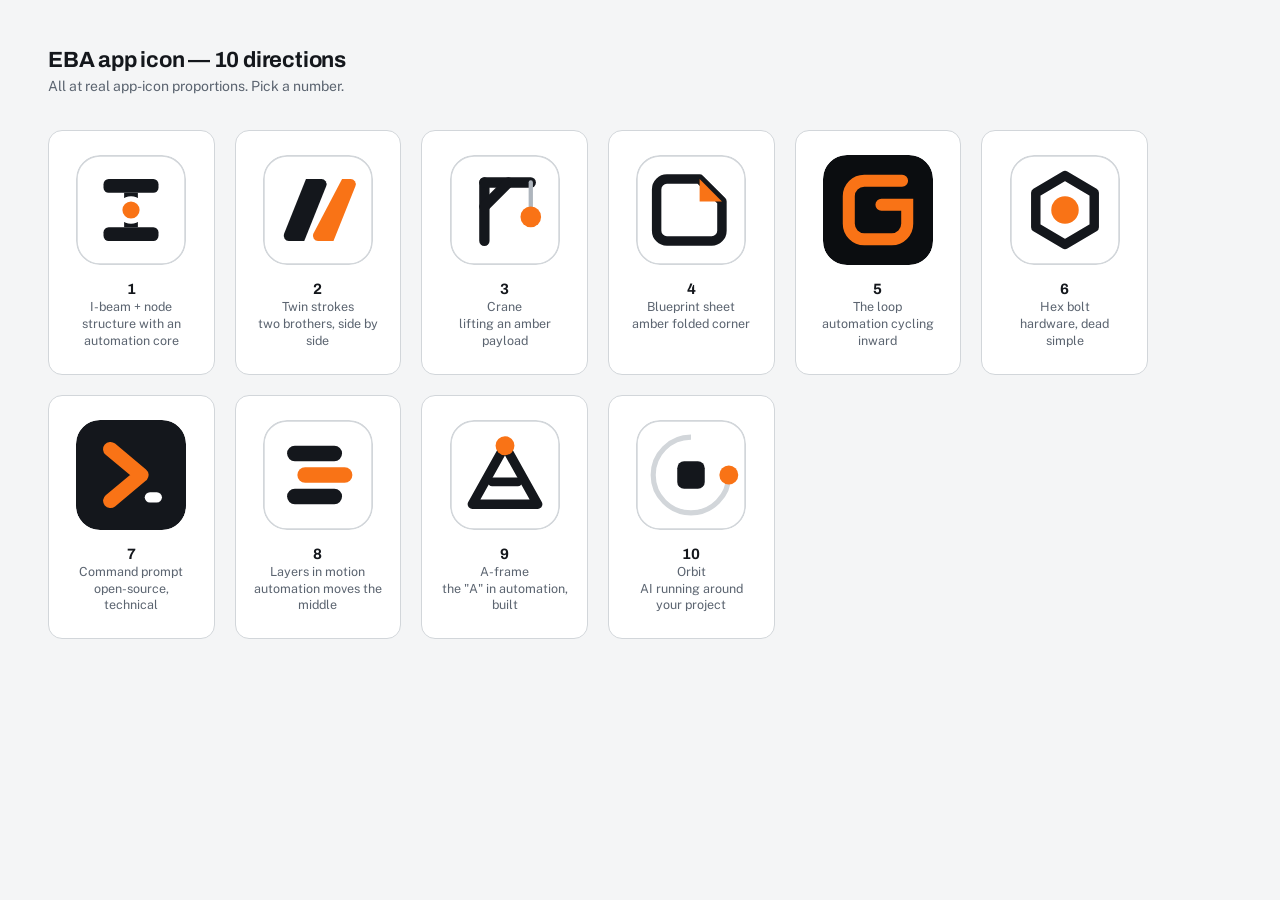
<file: design-system/brand/icon-options.html>
<!DOCTYPE html>
<html>
<head>
<meta charset="utf-8">
<title>EBA — App icon options</title>
<style>
@import url('https://fonts.googleapis.com/css2?family=Archivo:wght@600;700&family=Public+Sans:wght@400;600&display=swap');
*{margin:0;padding:0;box-sizing:border-box}
body{font-family:'Public Sans',sans-serif;background:#F4F5F6;color:#14171C;padding:48px}
h1{font-family:'Archivo';font-size:22px;font-weight:700;letter-spacing:-.01em;margin-bottom:6px}
p.sub{color:#5B6470;font-size:14px;margin-bottom:36px}
.grid{display:grid;grid-template-columns:repeat(auto-fill,minmax(150px,1fr));gap:20px;max-width:1100px}
.opt{background:#fff;border:1px solid #D2D6DA;border-radius:14px;padding:24px 18px;text-align:center}
.tile{width:110px;height:110px;border-radius:24px;display:block;margin:0 auto 16px}
.num{font-family:'Archivo';font-weight:700;font-size:15px}
.name{color:#5B6470;font-size:12.5px;margin-top:2px;line-height:1.35}
</style>
</head>
<body>
<h1>EBA app icon — 10 directions</h1>
<p class="sub">All at real app-icon proportions. Pick a number.</p>
<div class="grid">

<!-- 1. I-beam node -->
<div class="opt">
<svg class="tile" viewBox="0 0 64 64" xmlns="http://www.w3.org/2000/svg"><rect width="64" height="64" rx="14" fill="#FFFFFF"/><rect x="0.5" y="0.5" width="63" height="63" rx="13.5" fill="none" stroke="#D2D6DA"/><rect x="16" y="14" width="32" height="8" rx="3" fill="#14171C"/><rect x="16" y="42" width="32" height="8" rx="3" fill="#14171C"/><rect x="28" y="22" width="8" height="20" fill="#14171C"/><circle cx="32" cy="32" r="6.5" fill="#F97316" stroke="#FFFFFF" stroke-width="3"/></svg>
<div class="num">1</div><div class="name">I-beam + node<br>structure with an automation core</div>
</div>

<!-- 2. Twin bars (brothers) -->
<div class="opt">
<svg class="tile" viewBox="0 0 64 64" xmlns="http://www.w3.org/2000/svg"><rect width="64" height="64" rx="14" fill="#FFFFFF"/><rect x="0.5" y="0.5" width="63" height="63" rx="13.5" fill="none" stroke="#D2D6DA"/><path d="M25 14 h9 a3 3 0 0 1 2.8 4L24 50 h-9 a3 3 0 0 1 -2.8-4 Z" fill="#14171C"/><path d="M46 14 h5 a3 3 0 0 1 2.8 4L41 50 h-9 a3 3 0 0 1 -2.8-4 Z" fill="#F97316"/></svg>
<div class="num">2</div><div class="name">Twin strokes<br>two brothers, side by side</div>
</div>

<!-- 3. Crane line -->
<div class="opt">
<svg class="tile" viewBox="0 0 64 64" xmlns="http://www.w3.org/2000/svg"><rect width="64" height="64" rx="14" fill="#FFFFFF"/><rect x="0.5" y="0.5" width="63" height="63" rx="13.5" fill="none" stroke="#D2D6DA"/><g stroke="#14171C" stroke-width="6" stroke-linecap="round" fill="none"><path d="M20 50 V16"/><path d="M20 16 H47"/><path d="M20 30 L34 16"/></g><path d="M47 16 V30" stroke="#AEB5BD" stroke-width="2.5" stroke-linecap="round"/><circle cx="47" cy="36" r="6" fill="#F97316"/></svg>
<div class="num">3</div><div class="name">Crane<br>lifting an amber payload</div>
</div>

<!-- 4. Blueprint fold -->
<div class="opt">
<svg class="tile" viewBox="0 0 64 64" xmlns="http://www.w3.org/2000/svg"><rect width="64" height="64" rx="14" fill="#FFFFFF"/><rect x="0.5" y="0.5" width="63" height="63" rx="13.5" fill="none" stroke="#D2D6DA"/><path d="M18 14 H37 L50 27 V44 a6 6 0 0 1 -6 6 H18 a6 6 0 0 1 -6-6 V20 a6 6 0 0 1 6-6 Z" fill="none" stroke="#14171C" stroke-width="5.5" stroke-linejoin="round"/><path d="M37 14 L50 27 H37 Z" fill="#F97316"/></svg>
<div class="num">4</div><div class="name">Blueprint sheet<br>amber folded corner</div>
</div>

<!-- 5. Automation loop -->
<div class="opt">
<svg class="tile" viewBox="0 0 64 64" xmlns="http://www.w3.org/2000/svg"><rect width="64" height="64" rx="14" fill="#0B0D10"/><path d="M46 15 H24 a9 9 0 0 0 -9 9 v16 a9 9 0 0 0 9 9 h16 a9 9 0 0 0 9-9 V29 H34" fill="none" stroke="#F97316" stroke-width="7" stroke-linecap="round"/></svg>
<div class="num">5</div><div class="name">The loop<br>automation cycling inward</div>
</div>

<!-- 6. Hex bolt -->
<div class="opt">
<svg class="tile" viewBox="0 0 64 64" xmlns="http://www.w3.org/2000/svg"><rect width="64" height="64" rx="14" fill="#FFFFFF"/><rect x="0.5" y="0.5" width="63" height="63" rx="13.5" fill="none" stroke="#D2D6DA"/><path d="M32 12 L49 22 V42 L32 52 L15 42 V22 Z" fill="none" stroke="#14171C" stroke-width="5.5" stroke-linejoin="round"/><circle cx="32" cy="32" r="8" fill="#F97316"/></svg>
<div class="num">6</div><div class="name">Hex bolt<br>hardware, dead simple</div>
</div>

<!-- 7. Prompt chevron -->
<div class="opt">
<svg class="tile" viewBox="0 0 64 64" xmlns="http://www.w3.org/2000/svg"><rect width="64" height="64" rx="14" fill="#14171C"/><path d="M20 17 L38 32 L20 47" fill="none" stroke="#F97316" stroke-width="8.5" stroke-linecap="round" stroke-linejoin="round"/><rect x="40" y="42" width="10" height="6" rx="3" fill="#FFFFFF"/></svg>
<div class="num">7</div><div class="name">Command prompt<br>open-source, technical</div>
</div>

<!-- 8. Shifted layers -->
<div class="opt">
<svg class="tile" viewBox="0 0 64 64" xmlns="http://www.w3.org/2000/svg"><rect width="64" height="64" rx="14" fill="#FFFFFF"/><rect x="0.5" y="0.5" width="63" height="63" rx="13.5" fill="none" stroke="#D2D6DA"/><rect x="14" y="15" width="32" height="9" rx="4.5" fill="#14171C"/><rect x="20" y="27.5" width="32" height="9" rx="4.5" fill="#F97316"/><rect x="14" y="40" width="32" height="9" rx="4.5" fill="#14171C"/></svg>
<div class="num">8</div><div class="name">Layers in motion<br>automation moves the middle</div>
</div>

<!-- 9. A-frame -->
<div class="opt">
<svg class="tile" viewBox="0 0 64 64" xmlns="http://www.w3.org/2000/svg"><rect width="64" height="64" rx="14" fill="#FFFFFF"/><rect x="0.5" y="0.5" width="63" height="63" rx="13.5" fill="none" stroke="#D2D6DA"/><path d="M32 15 L51 49 H13 Z" fill="none" stroke="#14171C" stroke-width="5.5" stroke-linejoin="round"/><path d="M24.5 36 H39.5" stroke="#14171C" stroke-width="5" stroke-linecap="round"/><circle cx="32" cy="15" r="5.5" fill="#F97316"/></svg>
<div class="num">9</div><div class="name">A-frame<br>the "A" in automation, built</div>
</div>

<!-- 10. Orbit -->
<div class="opt">
<svg class="tile" viewBox="0 0 64 64" xmlns="http://www.w3.org/2000/svg"><rect width="64" height="64" rx="14" fill="#FFFFFF"/><rect x="0.5" y="0.5" width="63" height="63" rx="13.5" fill="none" stroke="#D2D6DA"/><rect x="24" y="24" width="16" height="16" rx="4" fill="#14171C"/><path d="M32 10 a22 22 0 1 0 22 22" fill="none" stroke="#D2D6DA" stroke-width="3"/><circle cx="54" cy="32" r="5.5" fill="#F97316"/></svg>
<div class="num">10</div><div class="name">Orbit<br>AI running around your project</div>
</div>

</div>
</body>
</html>
</file>
